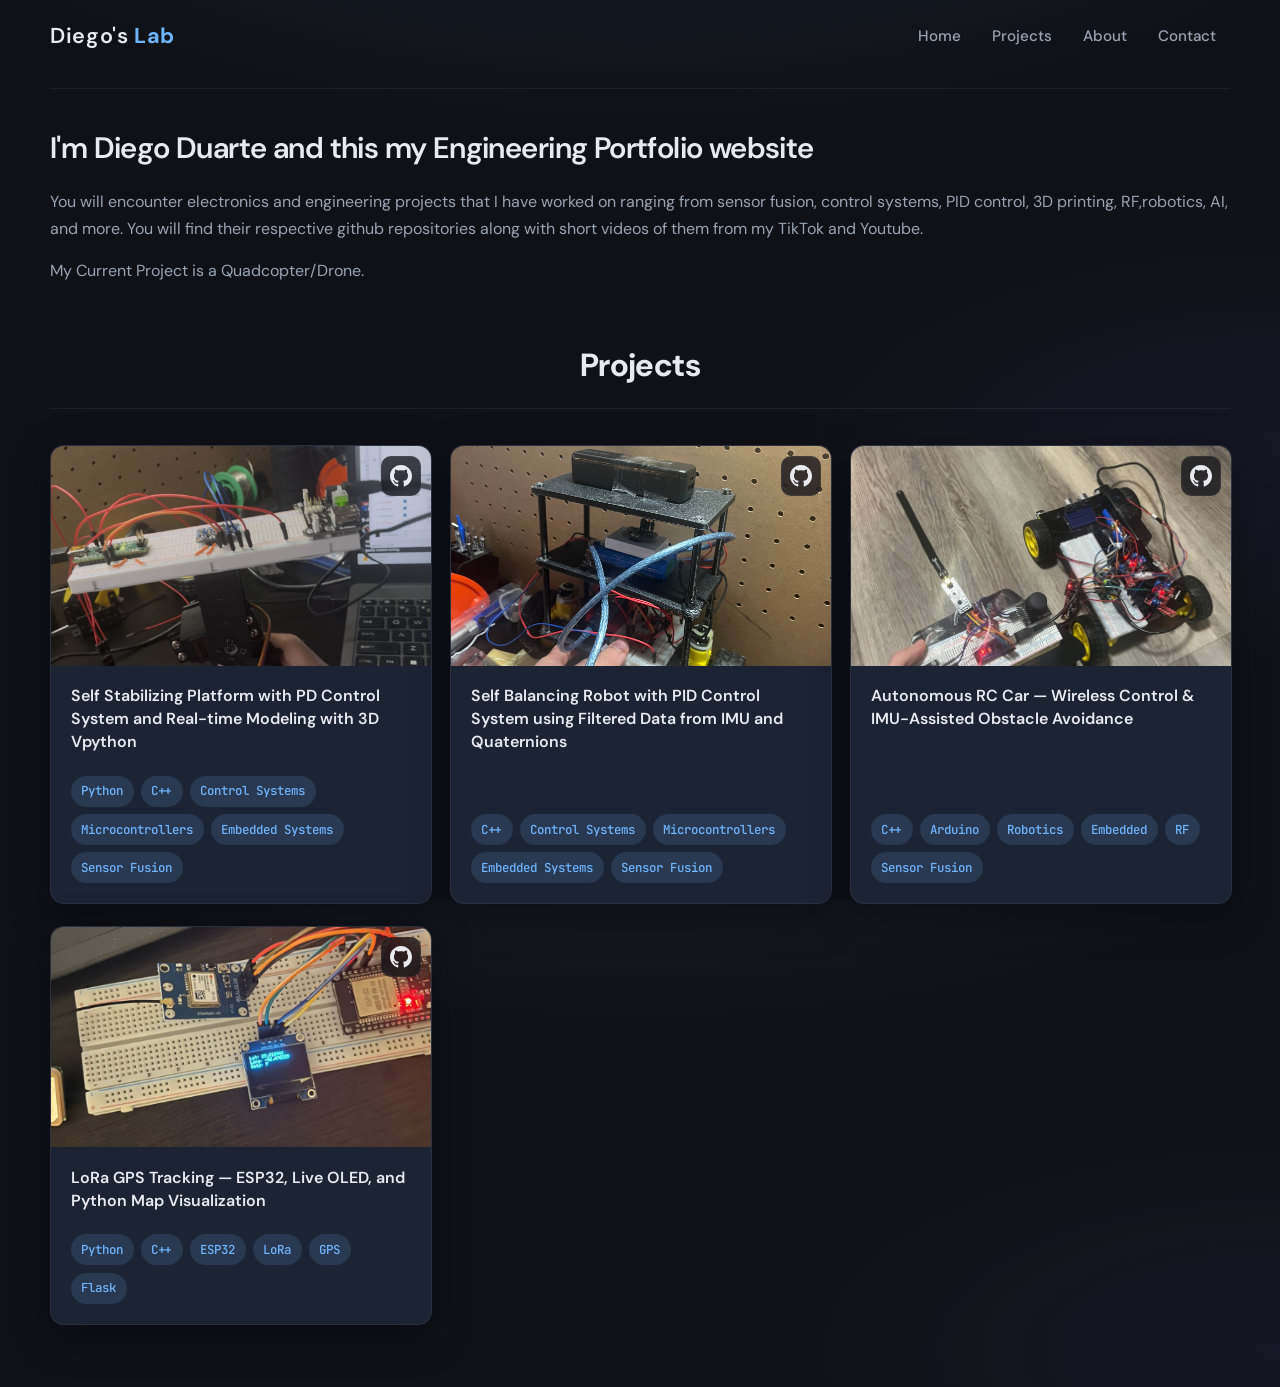
<file: index.html>
<!doctype html>
<html lang="en">
	<head>
		<meta charset="utf-8">
		<meta name="viewport" content="width=device-width, initial-scale=1">
		<title>Diego Duarte — Engineering Portfolio</title>
		<link rel="preconnect" href="https://fonts.googleapis.com">
		<link rel="preconnect" href="https://fonts.gstatic.com" crossorigin>
		<link href="https://fonts.googleapis.com/css2?family=DM+Sans:ital,opsz,wght@0,9..40,400;0,9..40,500;0,9..40,600;0,9..40,700;1,9..40,400&family=JetBrains+Mono:wght@500&display=swap" rel="stylesheet">
		<link rel="stylesheet" href="mywebsite.css">
	</head>
	<body>
		<main>
            <nav>
                <h1>Diego's <span>Lab</span></h1>
                <ul>
                    <li><a href="mywebsite.html">Home</a></li>
                    <li><a href="#projects">Projects</a></li>
                    <li><a href="/about">About</a></li>
                    <li><a href="/contact">Contact</a></li>
                </ul>
            </nav>
			<div>
                <h2>I'm Diego Duarte and this my Engineering Portfolio website</h2>
                <h2>You will encounter electronics and engineering projects that I have worked on ranging
                    from sensor fusion, control systems, PID control, 3D printing, RF,robotics, AI, and more. You will
                    find their respective github repositories along with short videos of them from my TikTok and Youtube. 
                </h2>
                <h2> My Current Project is a Quadcopter/Drone.</h2>
            </div>

            <div class="projects-container" id="projects">
                <h1 class="projh1">Projects</h1>

                <article class="project1">
                    <a href="https://github.com/d1360g089/Self-Stabilizing-Platform" class="project-github" target="_blank" rel="noopener noreferrer" aria-label="Open Self-Stabilizing Platform repository on GitHub">
                        <svg class="github-icon" viewBox="0 0 24 24" width="22" height="22" aria-hidden="true"><path fill="currentColor" d="M12 0c-6.626 0-12 5.373-12 12 0 5.302 3.438 9.8 8.207 11.387.599.111.793-.261.793-.577v-2.234c-3.338.726-4.033-1.416-4.033-1.416-.546-1.387-1.333-1.756-1.333-1.756-1.089-.745.083-.729.083-.729 1.205.084 1.839 1.237 1.839 1.237 1.07 1.834 2.807 1.304 3.492.997.107-.775.418-1.305.762-1.604-2.665-.305-5.467-1.334-5.467-5.931 0-1.311.469-2.381 1.236-3.221-.124-.303-.535-1.524.117-3.176 0 0 1.008-.322 3.301 1.23.957-.266 1.983-.399 3.003-.404 1.02.005 2.047.138 3.006.404 2.291-1.552 3.297-1.23 3.297-1.23.653 1.653.242 2.874.118 3.176.77.84 1.235 1.911 1.235 3.221 0 4.609-2.807 5.624-5.479 5.921.43.372.823 1.102.823 2.222v3.293c0 .319.192.694.801.576 4.765-1.589 8.199-6.086 8.199-11.386 0-6.627-5.373-12-12-12z"/></svg>
                    </a>
                    <a href="project-self-stabilizing-platform.html" class="project-card-link">
                        <img src="platform.PNG" alt="Breadboard with Arduino, 9 AXIS IMU, and Power supply.">
                        <div class="project1container">
                            <h4>Self Stabilizing Platform with PD Control System and Real-time Modeling with 3D Vpython</h4>
                        </div>
                        <div class="tags">
                            <span>Python</span>
                            <span>C++</span>
                            <span>Control Systems</span>
                            <span>Microcontrollers</span>
                            <span>Embedded Systems</span>
                            <span>Sensor Fusion</span>
                        </div>
                    </a>
                </article>

                <article class="project1">
                    <a href="https://github.com/d1360g089/Self-Balancing-Robot" class="project-github" target="_blank" rel="noopener noreferrer" aria-label="Open Self-Balancing Robot repository on GitHub">
                        <svg class="github-icon" viewBox="0 0 24 24" width="22" height="22" aria-hidden="true"><path fill="currentColor" d="M12 0c-6.626 0-12 5.373-12 12 0 5.302 3.438 9.8 8.207 11.387.599.111.793-.261.793-.577v-2.234c-3.338.726-4.033-1.416-4.033-1.416-.546-1.387-1.333-1.756-1.333-1.756-1.089-.745.083-.729.083-.729 1.205.084 1.839 1.237 1.839 1.237 1.07 1.834 2.807 1.304 3.492.997.107-.775.418-1.305.762-1.604-2.665-.305-5.467-1.334-5.467-5.931 0-1.311.469-2.381 1.236-3.221-.124-.303-.535-1.524.117-3.176 0 0 1.008-.322 3.301 1.23.957-.266 1.983-.399 3.003-.404 1.02.005 2.047.138 3.006.404 2.291-1.552 3.297-1.23 3.297-1.23.653 1.653.242 2.874.118 3.176.77.84 1.235 1.911 1.235 3.221 0 4.609-2.807 5.624-5.479 5.921.43.372.823 1.102.823 2.222v3.293c0 .319.192.694.801.576 4.765-1.589 8.199-6.086 8.199-11.386 0-6.627-5.373-12-12-12z"/></svg>
                    </a>
                    <a href="project-self-balancing-robot.html" class="project-card-link">
                        <img src="selfBot.jpg" alt="Self Balancing robot with BNO055, Two motor drivers, Two motors, and arduino nano.">
                        <div class="project1container">
                            <h4>Self Balancing Robot with PID Control System using Filtered Data from IMU and Quaternions</h4>
                        </div>
                        <div class="tags">
                            <span>C++</span>
                            <span>Control Systems</span>
                            <span>Microcontrollers</span>
                            <span>Embedded Systems</span>
                            <span>Sensor Fusion</span>
                        </div>
                    </a>
                </article>

                <article class="project1">
                    <a href="https://github.com/d1360g089/Autonomous-Car" class="project-github" target="_blank" rel="noopener noreferrer" aria-label="Open Autonomous RC Car repository on GitHub">
                        <svg class="github-icon" viewBox="0 0 24 24" width="22" height="22" aria-hidden="true"><path fill="currentColor" d="M12 0c-6.626 0-12 5.373-12 12 0 5.302 3.438 9.8 8.207 11.387.599.111.793-.261.793-.577v-2.234c-3.338.726-4.033-1.416-4.033-1.416-.546-1.387-1.333-1.756-1.333-1.756-1.089-.745.083-.729.083-.729 1.205.084 1.839 1.237 1.839 1.237 1.07 1.834 2.807 1.304 3.492.997.107-.775.418-1.305.762-1.604-2.665-.305-5.467-1.334-5.467-5.931 0-1.311.469-2.381 1.236-3.221-.124-.303-.535-1.524.117-3.176 0 0 1.008-.322 3.301 1.23.957-.266 1.983-.399 3.003-.404 1.02.005 2.047.138 3.006.404 2.291-1.552 3.297-1.23 3.297-1.23.653 1.653.242 2.874.118 3.176.77.84 1.235 1.911 1.235 3.221 0 4.609-2.807 5.624-5.479 5.921.43.372.823 1.102.823 2.222v3.293c0 .319.192.694.801.576 4.765-1.589 8.199-6.086 8.199-11.386 0-6.627-5.373-12-12-12z"/></svg>
                    </a>
                    <a href="project-autonomous-car.html" class="project-card-link">
                        <img src="autonomous-car.png" alt="Autonomous RC car with breadboard electronics and handheld joystick transmitter.">
                        <div class="project1container">
                            <h4>Autonomous RC Car — Wireless Control &amp; IMU-Assisted Obstacle Avoidance</h4>
                        </div>
                        <div class="tags">
                            <span>C++</span>
                            <span>Arduino</span>
                            <span>Robotics</span>
                            <span>Embedded</span>
                            <span>RF</span>
                            <span>Sensor Fusion</span>
                        </div>
                    </a>
                </article>

                <article class="project1">
                    <a href="https://github.com/d1360g089/Tracking-Device" class="project-github" target="_blank" rel="noopener noreferrer" aria-label="Open Tracking Device repository on GitHub">
                        <svg class="github-icon" viewBox="0 0 24 24" width="22" height="22" aria-hidden="true"><path fill="currentColor" d="M12 0c-6.626 0-12 5.373-12 12 0 5.302 3.438 9.8 8.207 11.387.599.111.793-.261.793-.577v-2.234c-3.338.726-4.033-1.416-4.033-1.416-.546-1.387-1.333-1.756-1.333-1.756-1.089-.745.083-.729.083-.729 1.205.084 1.839 1.237 1.839 1.237 1.07 1.834 2.807 1.304 3.492.997.107-.775.418-1.305.762-1.604-2.665-.305-5.467-1.334-5.467-5.931 0-1.311.469-2.381 1.236-3.221-.124-.303-.535-1.524.117-3.176 0 0 1.008-.322 3.301 1.23.957-.266 1.983-.399 3.003-.404 1.02.005 2.047.138 3.006.404 2.291-1.552 3.297-1.23 3.297-1.23.653 1.653.242 2.874.118 3.176.77.84 1.235 1.911 1.235 3.221 0 4.609-2.807 5.624-5.479 5.921.43.372.823 1.102.823 2.222v3.293c0 .319.192.694.801.576 4.765-1.589 8.199-6.086 8.199-11.386 0-6.627-5.373-12-12-12z"/></svg>
                    </a>
                    <a href="project-tracking-device.html" class="project-card-link">
                        <img src="tracking-device.png" alt="ESP32 with GPS module and OLED showing latitude, longitude, and satellite count.">
                        <div class="project1container">
                            <h4>LoRa GPS Tracking — ESP32, Live OLED, and Python Map Visualization</h4>
                        </div>
                        <div class="tags">
                            <span>Python</span>
                            <span>C++</span>
                            <span>ESP32</span>
                            <span>LoRa</span>
                            <span>GPS</span>
                            <span>Flask</span>
                        </div>
                    </a>
                </article>

            </div>
		</main>
	</body>
</html>
</file>
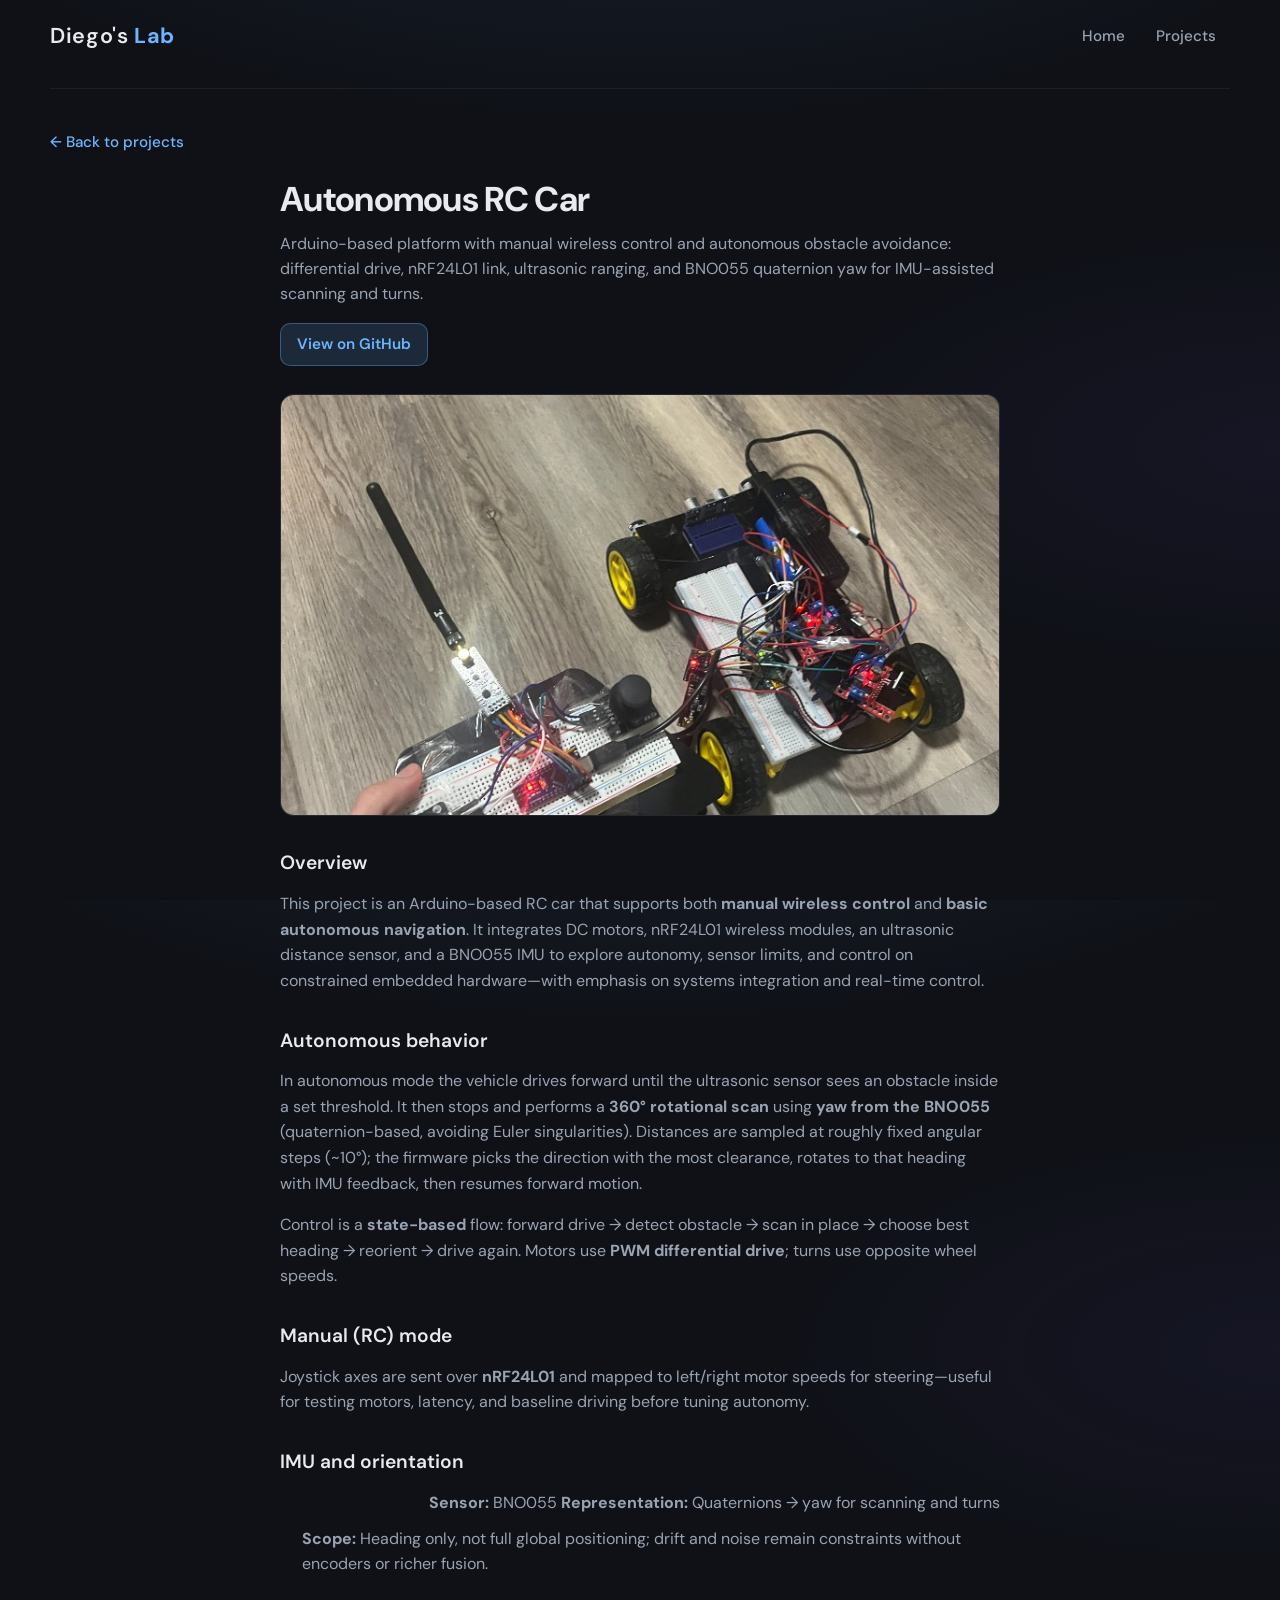
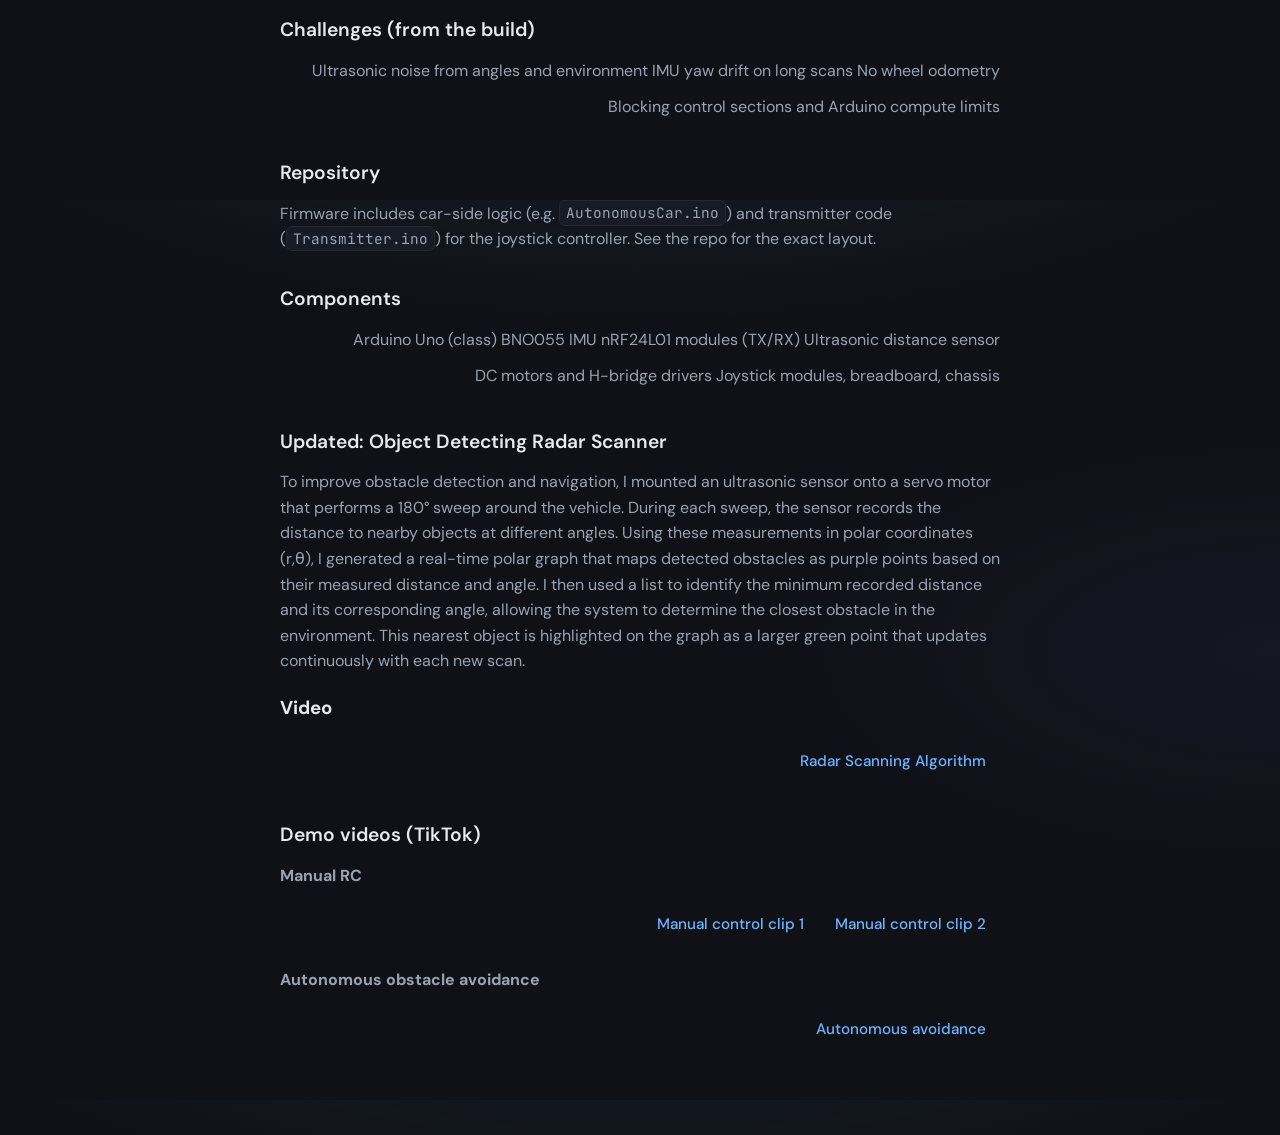
<file: project-autonomous-car.html>
<!doctype html>
<html lang="en">
	<head>
		<meta charset="utf-8">
		<meta name="viewport" content="width=device-width, initial-scale=1">
		<title>Autonomous RC Car — Diego Duarte</title>
		<link rel="preconnect" href="https://fonts.googleapis.com">
		<link rel="preconnect" href="https://fonts.gstatic.com" crossorigin>
		<link href="https://fonts.googleapis.com/css2?family=DM+Sans:ital,opsz,wght@0,9..40,400;0,9..40,500;0,9..40,600;0,9..40,700;1,9..40,400&family=JetBrains+Mono:wght@500&display=swap" rel="stylesheet">
		<link rel="stylesheet" href="mywebsite.css">
	</head>
	<body>
		<main class="project-detail-page">
			<nav>
				<h1><a href="mywebsite.html">Diego's <span>Lab</span></a></h1>
				<ul>
					<li><a href="mywebsite.html">Home</a></li>
					<li><a href="mywebsite.html#projects">Projects</a></li>
				</ul>
			</nav>

			<p class="back-row"><a class="back-link" href="mywebsite.html#projects">← Back to projects</a></p>

			<article class="project-detail">
				<header class="project-detail-header">
					<h1>Autonomous RC Car</h1>
					<p class="project-detail-lead">Arduino-based platform with manual wireless control and autonomous obstacle avoidance: differential drive, nRF24L01 link, ultrasonic ranging, and BNO055 quaternion yaw for IMU-assisted scanning and turns.</p>
					<p class="project-detail-actions">
						<a class="btn-github" href="https://github.com/d1360g089/Autonomous-Car" target="_blank" rel="noopener noreferrer">View on GitHub</a>
					</p>
				</header>

				<figure class="project-detail-figure">
					<img src="autonomous-car.png" alt="Autonomous RC car with breadboard electronics and handheld joystick transmitter with nRF antenna.">
				</figure>

				<section>
					<h2>Overview</h2>
					<p>This project is an Arduino-based RC car that supports both <strong>manual wireless control</strong> and <strong>basic autonomous navigation</strong>. It integrates DC motors, nRF24L01 wireless modules, an ultrasonic distance sensor, and a BNO055 IMU to explore autonomy, sensor limits, and control on constrained embedded hardware—with emphasis on systems integration and real-time control.</p>
				</section>

				<section>
					<h2>Autonomous behavior</h2>
					<p>In autonomous mode the vehicle drives forward until the ultrasonic sensor sees an obstacle inside a set threshold. It then stops and performs a <strong>360° rotational scan</strong> using <strong>yaw from the BNO055</strong> (quaternion-based, avoiding Euler singularities). Distances are sampled at roughly fixed angular steps (~10°); the firmware picks the direction with the most clearance, rotates to that heading with IMU feedback, then resumes forward motion.</p>
					<p>Control is a <strong>state-based</strong> flow: forward drive → detect obstacle → scan in place → choose best heading → reorient → drive again. Motors use <strong>PWM differential drive</strong>; turns use opposite wheel speeds.</p>
				</section>

				<section>
					<h2>Manual (RC) mode</h2>
					<p>Joystick axes are sent over <strong>nRF24L01</strong> and mapped to left/right motor speeds for steering—useful for testing motors, latency, and baseline driving before tuning autonomy.</p>
				</section>

				<section>
					<h2>IMU and orientation</h2>
					<ul>
						<li><strong>Sensor:</strong> BNO055</li>
						<li><strong>Representation:</strong> Quaternions → yaw for scanning and turns</li>
						<li><strong>Scope:</strong> Heading only, not full global positioning; drift and noise remain constraints without encoders or richer fusion.</li>
					</ul>
				</section>

				<section>
					<h2>Challenges (from the build)</h2>
					<ul>
						<li>Ultrasonic noise from angles and environment</li>
						<li>IMU yaw drift on long scans</li>
						<li>No wheel odometry</li>
						<li>Blocking control sections and Arduino compute limits</li>
					</ul>
				</section>

				<section>
					<h2>Repository</h2>
					<p>Firmware includes car-side logic (e.g. <code>AutonomousCar.ino</code>) and transmitter code (<code>Transmitter.ino</code>) for the joystick controller. See the repo for the exact layout.</p>
				</section>

				<section>
					<h2>Components</h2>
					<ul>
						<li>Arduino Uno (class)</li>
						<li>BNO055 IMU</li>
						<li>nRF24L01 modules (TX/RX)</li>
						<li>Ultrasonic distance sensor</li>
						<li>DC motors and H-bridge drivers</li>
						<li>Joystick modules, breadboard, chassis</li>
					</ul>
				</section>

				<section>
					<h2>Updated: Object Detecting Radar Scanner </h2>
					<p> To improve obstacle detection and navigation, I mounted an ultrasonic sensor onto a servo motor that performs a 180° sweep around the vehicle. During each sweep, the sensor records the distance to nearby objects at different angles.

Using these measurements in polar coordinates (r,θ), I generated a real-time polar graph that maps detected obstacles as purple points based on their measured distance and angle. I then used a list to identify the minimum recorded distance and its corresponding angle, allowing the system to determine the closest obstacle in the environment. This nearest object is highlighted on the graph as a larger green point that updates continuously with each new scan.
					</p>
					<h3>Video</h3>
					<ul class="external-links">
					<li><a href="https://www.tiktok.com/@typicalcircuit/video/7627627267455274271" target="_blank" rel="nooperner noreferrer"> Radar Scanning Algorithm </a></li>
					</ul>

				</section>

				<section>
					<h2>Demo videos (TikTok)</h2>
					<p><strong>Manual RC</strong></p>
					<ul class="external-links">
						<li><a href="https://www.tiktok.com/@typicalcircuit/video/7583457047086189855" target="_blank" rel="noopener noreferrer">Manual control clip 1</a></li>
						<li><a href="https://www.tiktok.com/@typicalcircuit/video/7581312163025931550" target="_blank" rel="noopener noreferrer">Manual control clip 2</a></li>
					</ul>
					<p><strong>Autonomous obstacle avoidance</strong></p>
					<ul class="external-links">
						<li><a href="https://www.tiktok.com/@typicalcircuit/video/7578304480257576222" target="_blank" rel="noopener noreferrer">Autonomous avoidance</a></li>

					</ul>
				</section>
			</article>
		</main>
	</body>
</html>
</file>
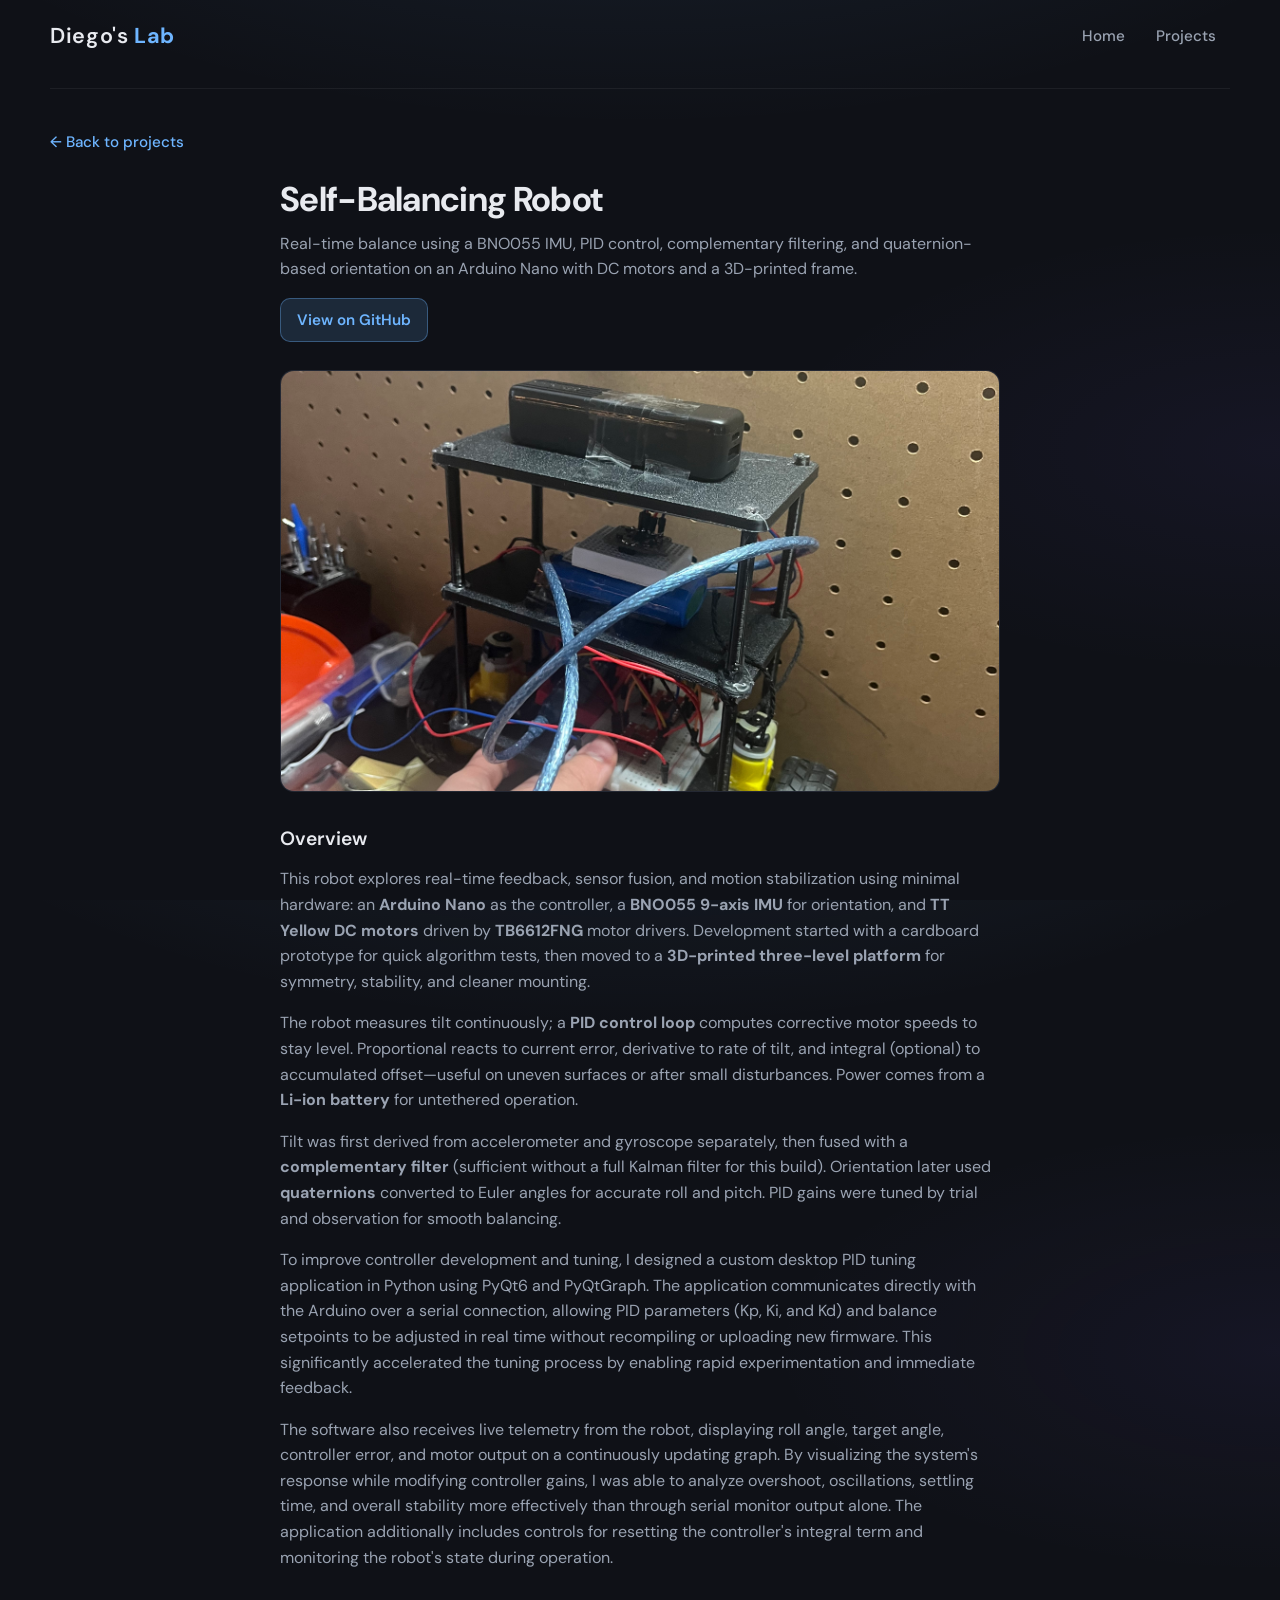
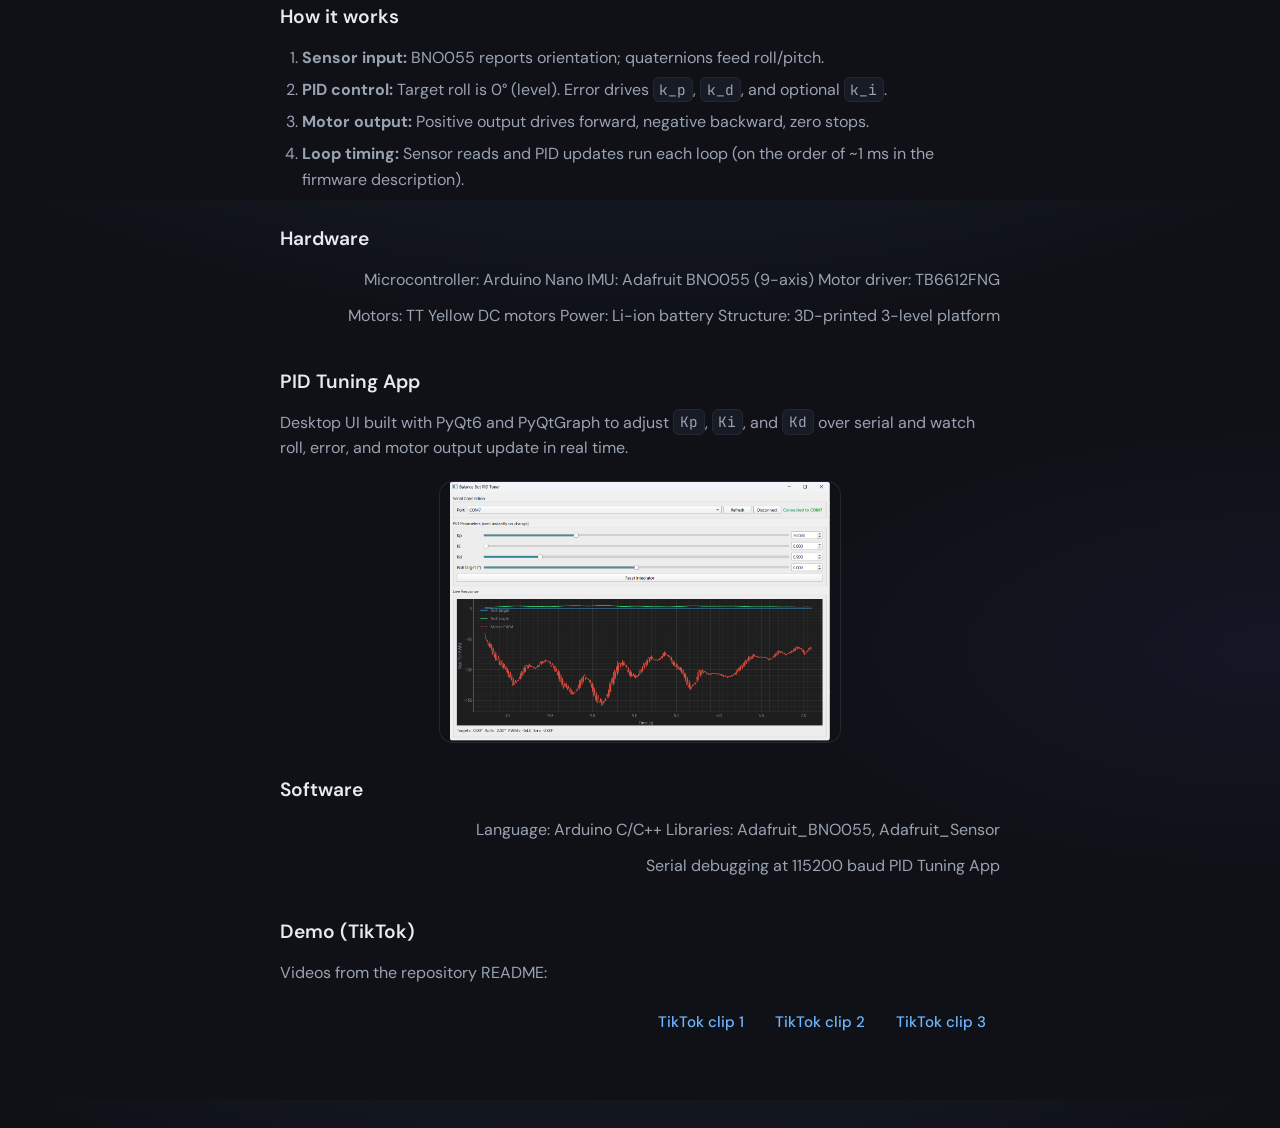
<file: project-self-balancing-robot.html>
<!doctype html>
<html lang="en">
	<head>
		<meta charset="utf-8">
		<meta name="viewport" content="width=device-width, initial-scale=1">
		<title>Self-Balancing Robot — Diego Duarte</title>
		<link rel="preconnect" href="https://fonts.googleapis.com">
		<link rel="preconnect" href="https://fonts.gstatic.com" crossorigin>
		<link href="https://fonts.googleapis.com/css2?family=DM+Sans:ital,opsz,wght@0,9..40,400;0,9..40,500;0,9..40,600;0,9..40,700;1,9..40,400&family=JetBrains+Mono:wght@500&display=swap" rel="stylesheet">
		<link rel="stylesheet" href="mywebsite.css">
	</head>
	<body>
		<main class="project-detail-page">
			<nav>
				<h1><a href="mywebsite.html">Diego's <span>Lab</span></a></h1>
				<ul>
					<li><a href="mywebsite.html">Home</a></li>
					<li><a href="mywebsite.html#projects">Projects</a></li>
				</ul>
			</nav>

			<p class="back-row"><a class="back-link" href="mywebsite.html#projects">← Back to projects</a></p>

			<article class="project-detail">
				<header class="project-detail-header">
					<h1>Self-Balancing Robot</h1>
					<p class="project-detail-lead">Real-time balance using a BNO055 IMU, PID control, complementary filtering, and quaternion-based orientation on an Arduino Nano with DC motors and a 3D-printed frame.</p>
					<p class="project-detail-actions">
						<a class="btn-github" href="https://github.com/d1360g089/Self-Balancing-Robot" target="_blank" rel="noopener noreferrer">View on GitHub</a>
					</p>
				</header>

				<figure class="project-detail-figure">
					<img src="selfBot.jpg" alt="Self-balancing robot with BNO055, motor drivers, motors, and Arduino Nano.">
				</figure>

				<section>
					<h2>Overview</h2>
					<p>This robot explores real-time feedback, sensor fusion, and motion stabilization using minimal hardware: an <strong>Arduino Nano</strong> as the controller, a <strong>BNO055 9-axis IMU</strong> for orientation, and <strong>TT Yellow DC motors</strong> driven by <strong>TB6612FNG</strong> motor drivers. Development started with a cardboard prototype for quick algorithm tests, then moved to a <strong>3D-printed three-level platform</strong> for symmetry, stability, and cleaner mounting.</p>
					<p>The robot measures tilt continuously; a <strong>PID control loop</strong> computes corrective motor speeds to stay level. Proportional reacts to current error, derivative to rate of tilt, and integral (optional) to accumulated offset—useful on uneven surfaces or after small disturbances. Power comes from a <strong>Li-ion battery</strong> for untethered operation.</p>
					<p>Tilt was first derived from accelerometer and gyroscope separately, then fused with a <strong>complementary filter</strong> (sufficient without a full Kalman filter for this build). Orientation later used <strong>quaternions</strong> converted to Euler angles for accurate roll and pitch. PID gains were tuned by trial and observation for smooth balancing.</p>
					<p>To improve controller development and tuning, I designed a custom desktop PID tuning application in Python using PyQt6 and PyQtGraph. The application communicates directly with the Arduino over a serial connection, allowing PID parameters (Kp, Ki, and Kd) and balance setpoints to be adjusted in real time without recompiling or uploading new firmware. This significantly accelerated the tuning process by enabling rapid experimentation and immediate feedback.</p>
					<p>The software also receives live telemetry from the robot, displaying roll angle, target angle, controller error, and motor output on a continuously updating graph. By visualizing the system's response while modifying controller gains, I was able to analyze overshoot, oscillations, settling time, and overall stability more effectively than through serial monitor output alone. The application additionally includes controls for resetting the controller's integral term and monitoring the robot's state during operation.</p>
				</section>

				<section>
					<h2>How it works</h2>
					<ol>
						<li><strong>Sensor input:</strong> BNO055 reports orientation; quaternions feed roll/pitch.</li>
						<li><strong>PID control:</strong> Target roll is 0° (level). Error drives <code>k_p</code>, <code>k_d</code>, and optional <code>k_i</code>.</li>
						<li><strong>Motor output:</strong> Positive output drives forward, negative backward, zero stops.</li>
						<li><strong>Loop timing:</strong> Sensor reads and PID updates run each loop (on the order of ~1 ms in the firmware description).</li>
					</ol>
				</section>

				<section>
					<h2>Hardware</h2>
					<ul>
						<li>Microcontroller: Arduino Nano</li>
						<li>IMU: Adafruit BNO055 (9-axis)</li>
						<li>Motor driver: TB6612FNG</li>
						<li>Motors: TT Yellow DC motors</li>
						<li>Power: Li-ion battery</li>
						<li>Structure: 3D-printed 3-level platform</li>
					</ul>
				</section>

				<section>
					<h2>PID Tuning App</h2>
					<p>Desktop UI built with PyQt6 and PyQtGraph to adjust <code>Kp</code>, <code>Ki</code>, and <code>Kd</code> over serial and watch roll, error, and motor output update in real time.</p>
					<figure class="project-detail-figure project-detail-figure--compact">
						<img src="tuningapp.png" alt="App and UI that allows the user to control the Ki, Kp, and Kd parameters and see results in real time.">
					</figure>
				</section>

				<section>
					<h2>Software</h2>
					<ul>
						<li>Language: Arduino C/C++</li>
						<li>Libraries: Adafruit_BNO055, Adafruit_Sensor</li>
						<li>Serial debugging at 115200 baud</li>
						<li>PID Tuning App </li>
					</ul>
				</section>


				<section>
					<h2>Demo (TikTok)</h2>
					<p>Videos from the repository README:</p>
					<ul class="external-links">
						<li><a href="https://www.tiktok.com/@typicalcircuit/video/7558269748471926047" target="_blank" rel="noopener noreferrer">TikTok clip 1</a></li>
						<li><a href="https://www.tiktok.com/@typicalcircuit/video/7603891446382415134" target="_blank" rel="noopener noreferrer">TikTok clip 2</a></li>
						<li><a href="https://www.tiktok.com/@typicalcircuit/video/7606834187756211487" target="_blank" rel="noopener noreferrer">TikTok clip 3</a></li>
					</ul>
				</section>
			</article>
		</main>
	</body>
</html>
</file>
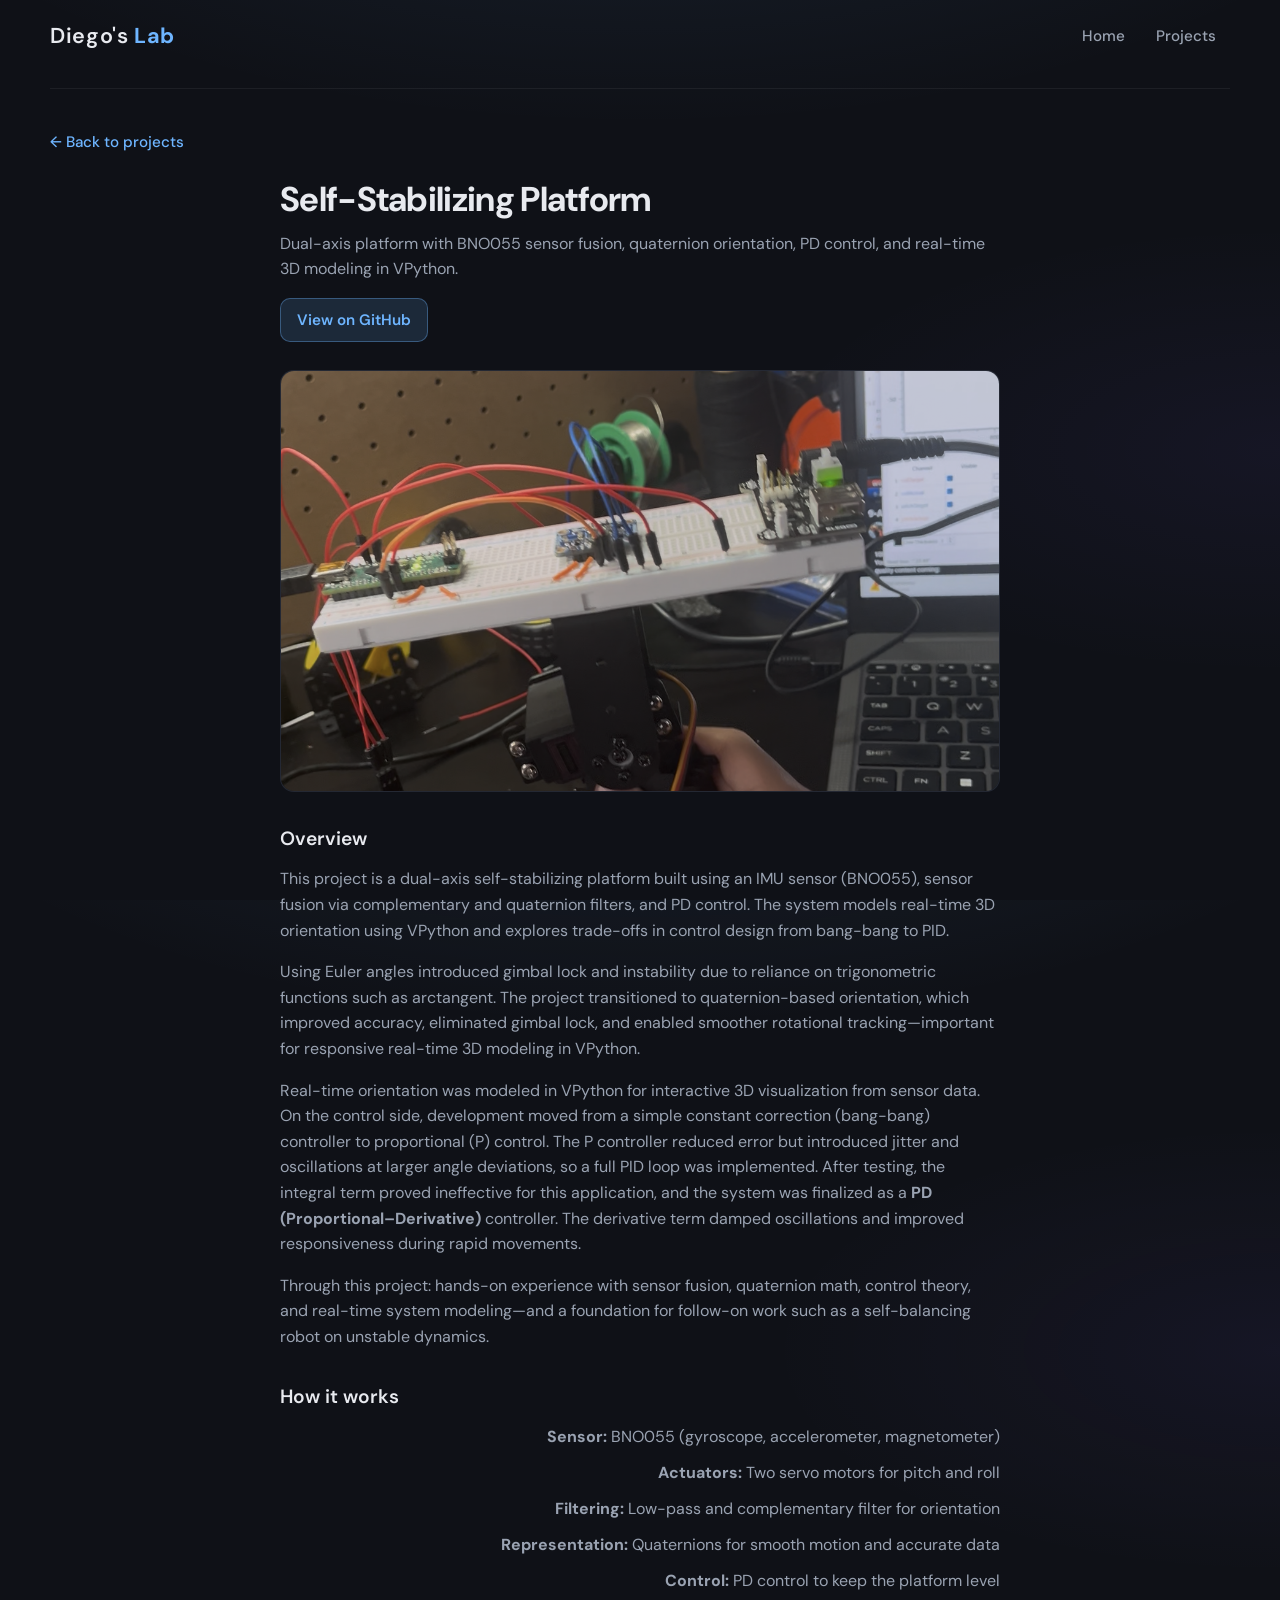
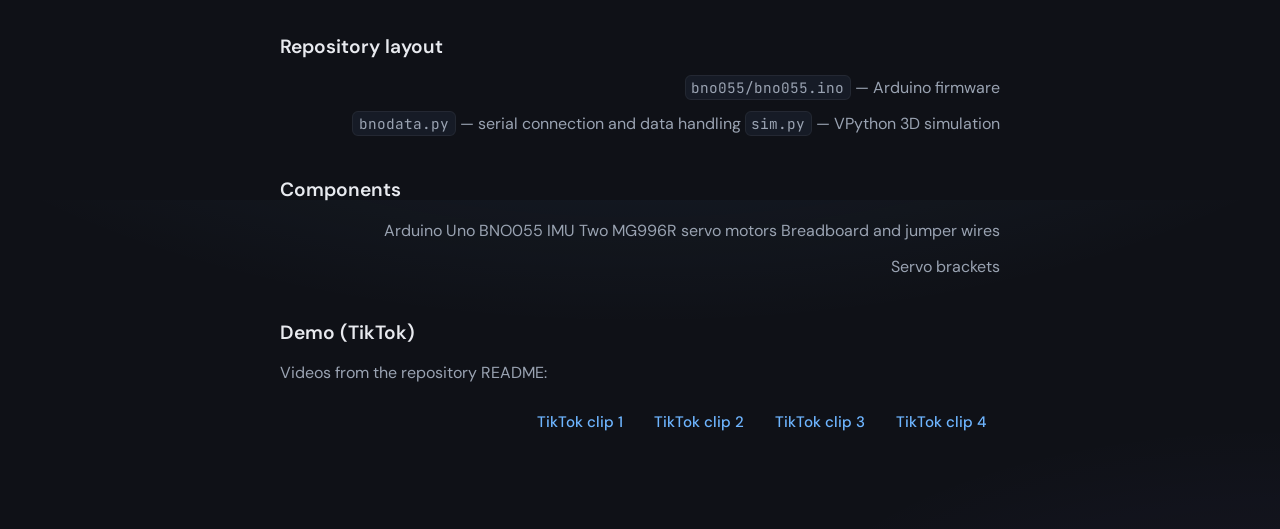
<file: project-self-stabilizing-platform.html>
<!doctype html>
<html lang="en">
	<head>
		<meta charset="utf-8">
		<meta name="viewport" content="width=device-width, initial-scale=1">
		<title>Self-Stabilizing Platform — Diego Duarte</title>
		<link rel="preconnect" href="https://fonts.googleapis.com">
		<link rel="preconnect" href="https://fonts.gstatic.com" crossorigin>
		<link href="https://fonts.googleapis.com/css2?family=DM+Sans:ital,opsz,wght@0,9..40,400;0,9..40,500;0,9..40,600;0,9..40,700;1,9..40,400&family=JetBrains+Mono:wght@500&display=swap" rel="stylesheet">
		<link rel="stylesheet" href="mywebsite.css">
	</head>
	<body>
		<main class="project-detail-page">
			<nav>
				<h1><a href="mywebsite.html">Diego's <span>Lab</span></a></h1>
				<ul>
					<li><a href="mywebsite.html">Home</a></li>
					<li><a href="mywebsite.html#projects">Projects</a></li>
				</ul>
			</nav>

			<p class="back-row"><a class="back-link" href="mywebsite.html#projects">← Back to projects</a></p>

			<article class="project-detail">
				<header class="project-detail-header">
					<h1>Self-Stabilizing Platform</h1>
					<p class="project-detail-lead">Dual-axis platform with BNO055 sensor fusion, quaternion orientation, PD control, and real-time 3D modeling in VPython.</p>
					<p class="project-detail-actions">
						<a class="btn-github" href="https://github.com/d1360g089/Self-Stabilizing-Platform" target="_blank" rel="noopener noreferrer">View on GitHub</a>
					</p>
				</header>

				<figure class="project-detail-figure">
					<img src="platform.PNG" alt="Breadboard with Arduino, 9-axis IMU, and power supply.">
				</figure>

				<section>
					<h2>Overview</h2>
					<p>This project is a dual-axis self-stabilizing platform built using an IMU sensor (BNO055), sensor fusion via complementary and quaternion filters, and PD control. The system models real-time 3D orientation using VPython and explores trade-offs in control design from bang-bang to PID.</p>
					<p>Using Euler angles introduced gimbal lock and instability due to reliance on trigonometric functions such as arctangent. The project transitioned to quaternion-based orientation, which improved accuracy, eliminated gimbal lock, and enabled smoother rotational tracking—important for responsive real-time 3D modeling in VPython.</p>
					<p>Real-time orientation was modeled in VPython for interactive 3D visualization from sensor data. On the control side, development moved from a simple constant correction (bang-bang) controller to proportional (P) control. The P controller reduced error but introduced jitter and oscillations at larger angle deviations, so a full PID loop was implemented. After testing, the integral term proved ineffective for this application, and the system was finalized as a <strong>PD (Proportional–Derivative)</strong> controller. The derivative term damped oscillations and improved responsiveness during rapid movements.</p>
					<p>Through this project: hands-on experience with sensor fusion, quaternion math, control theory, and real-time system modeling—and a foundation for follow-on work such as a self-balancing robot on unstable dynamics.</p>
				</section>

				<section>
					<h2>How it works</h2>
					<ul>
						<li><strong>Sensor:</strong> BNO055 (gyroscope, accelerometer, magnetometer)</li>
						<li><strong>Actuators:</strong> Two servo motors for pitch and roll</li>
						<li><strong>Filtering:</strong> Low-pass and complementary filter for orientation</li>
						<li><strong>Representation:</strong> Quaternions for smooth motion and accurate data</li>
						<li><strong>Control:</strong> PD control to keep the platform level</li>
					</ul>
				</section>

				<section>
					<h2>Repository layout</h2>
					<ul>
						<li><code>bno055/bno055.ino</code> — Arduino firmware</li>
						<li><code>bnodata.py</code> — serial connection and data handling</li>
						<li><code>sim.py</code> — VPython 3D simulation</li>
					</ul>
				</section>

				<section>
					<h2>Components</h2>
					<ul>
						<li>Arduino Uno</li>
						<li>BNO055 IMU</li>
						<li>Two MG996R servo motors</li>
						<li>Breadboard and jumper wires</li>
						<li>Servo brackets</li>
					</ul>
				</section>

				<section>
					<h2>Demo (TikTok)</h2>
					<p>Videos from the repository README:</p>
					<ul class="external-links">
						<li><a href="https://www.tiktok.com/@typicalcircuit/video/7533027402071559454" target="_blank" rel="noopener noreferrer">TikTok clip 1</a></li>
						<li><a href="https://www.tiktok.com/@typicalcircuit/video/7533031997191523614" target="_blank" rel="noopener noreferrer">TikTok clip 2</a></li>
						<li><a href="https://www.tiktok.com/@typicalcircuit/video/7534073646386613534" target="_blank" rel="noopener noreferrer">TikTok clip 3</a></li>
						<li><a href="https://www.tiktok.com/@typicalcircuit/video/7532276439383657758" target="_blank" rel="noopener noreferrer">TikTok clip 4</a></li>
					</ul>
				</section>
			</article>
		</main>
	</body>
</html>
</file>
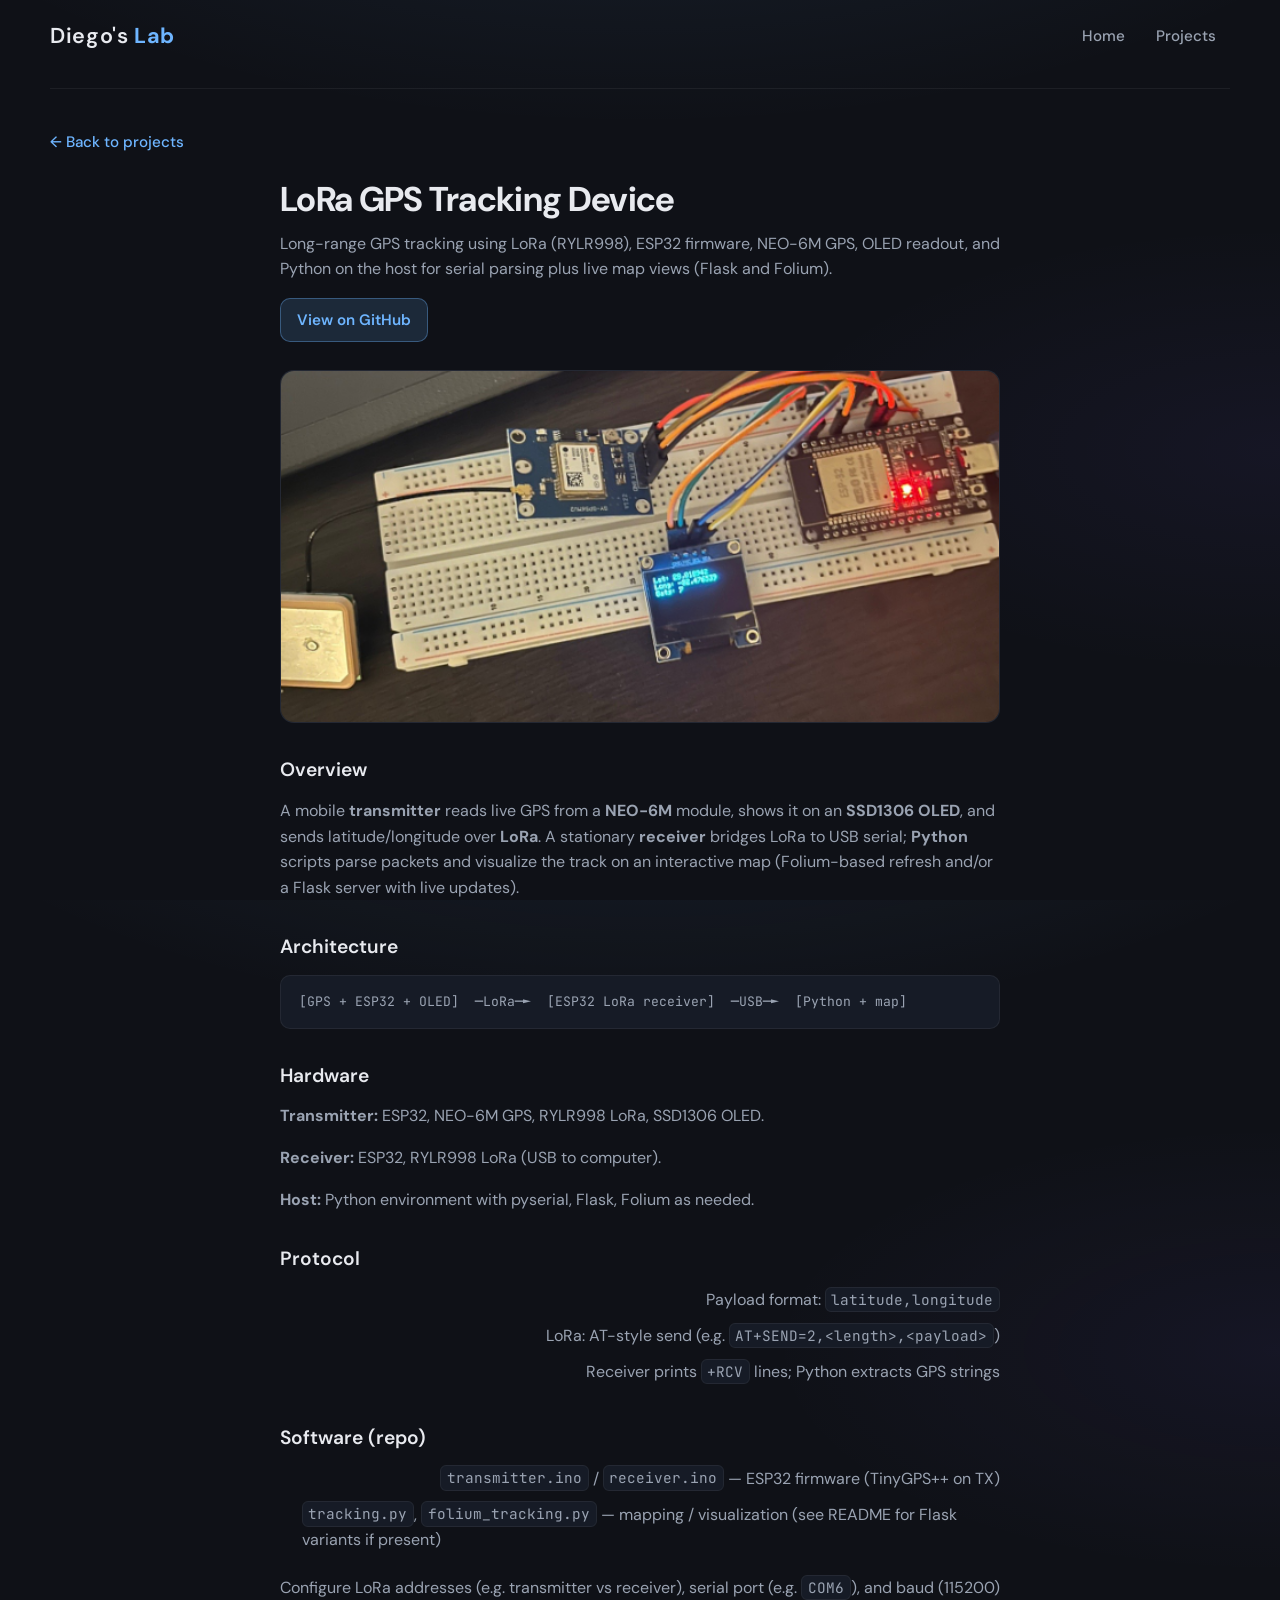
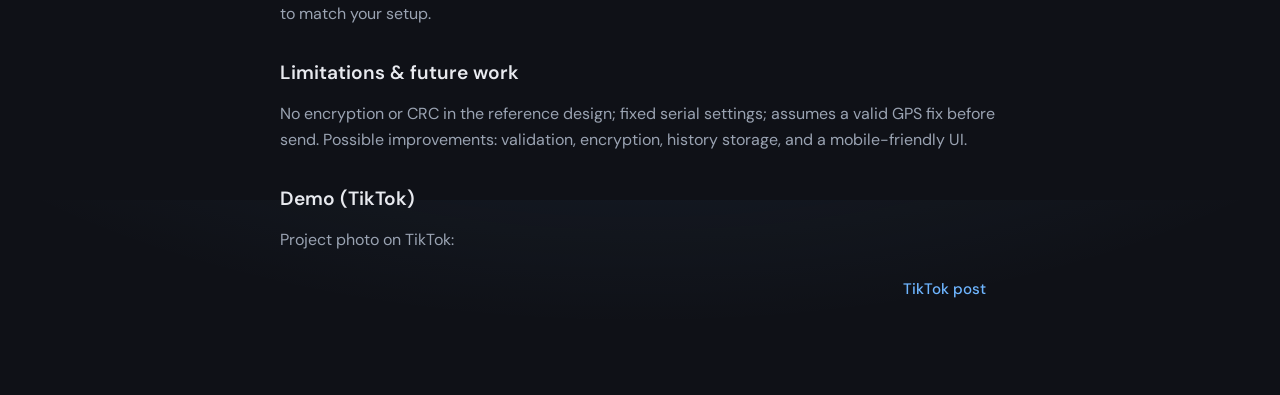
<file: project-tracking-device.html>
<!doctype html>
<html lang="en">
	<head>
		<meta charset="utf-8">
		<meta name="viewport" content="width=device-width, initial-scale=1">
		<title>LoRa GPS Tracking Device — Diego Duarte</title>
		<link rel="preconnect" href="https://fonts.googleapis.com">
		<link rel="preconnect" href="https://fonts.gstatic.com" crossorigin>
		<link href="https://fonts.googleapis.com/css2?family=DM+Sans:ital,opsz,wght@0,9..40,400;0,9..40,500;0,9..40,600;0,9..40,700;1,9..40,400&family=JetBrains+Mono:wght@500&display=swap" rel="stylesheet">
		<link rel="stylesheet" href="mywebsite.css">
	</head>
	<body>
		<main class="project-detail-page">
			<nav>
				<h1><a href="mywebsite.html">Diego's <span>Lab</span></a></h1>
				<ul>
					<li><a href="mywebsite.html">Home</a></li>
					<li><a href="mywebsite.html#projects">Projects</a></li>
				</ul>
			</nav>

			<p class="back-row"><a class="back-link" href="mywebsite.html#projects">← Back to projects</a></p>

			<article class="project-detail">
				<header class="project-detail-header">
					<h1>LoRa GPS Tracking Device</h1>
					<p class="project-detail-lead">Long-range GPS tracking using LoRa (RYLR998), ESP32 firmware, NEO-6M GPS, OLED readout, and Python on the host for serial parsing plus live map views (Flask and Folium).</p>
					<p class="project-detail-actions">
						<a class="btn-github" href="https://github.com/d1360g089/Tracking-Device" target="_blank" rel="noopener noreferrer">View on GitHub</a>
					</p>
				</header>

				<figure class="project-detail-figure">
					<img src="tracking-device.png" alt="Breadboard with ESP32, GPS module, OLED showing coordinates and satellite count.">
				</figure>

				<section>
					<h2>Overview</h2>
					<p>A mobile <strong>transmitter</strong> reads live GPS from a <strong>NEO-6M</strong> module, shows it on an <strong>SSD1306 OLED</strong>, and sends latitude/longitude over <strong>LoRa</strong>. A stationary <strong>receiver</strong> bridges LoRa to USB serial; <strong>Python</strong> scripts parse packets and visualize the track on an interactive map (Folium-based refresh and/or a Flask server with live updates).</p>
				</section>

				<section>
					<h2>Architecture</h2>
					<pre class="project-detail-pre">[GPS + ESP32 + OLED]  ─LoRa─►  [ESP32 LoRa receiver]  ─USB─►  [Python + map]</pre>
				</section>

				<section>
					<h2>Hardware</h2>
					<p><strong>Transmitter:</strong> ESP32, NEO-6M GPS, RYLR998 LoRa, SSD1306 OLED.</p>
					<p><strong>Receiver:</strong> ESP32, RYLR998 LoRa (USB to computer).</p>
					<p><strong>Host:</strong> Python environment with pyserial, Flask, Folium as needed.</p>
				</section>

				<section>
					<h2>Protocol</h2>
					<ul>
						<li>Payload format: <code>latitude,longitude</code></li>
						<li>LoRa: AT-style send (e.g. <code>AT+SEND=2,&lt;length&gt;,&lt;payload&gt;</code>)</li>
						<li>Receiver prints <code>+RCV</code> lines; Python extracts GPS strings</li>
					</ul>
				</section>

				<section>
					<h2>Software (repo)</h2>
					<ul>
						<li><code>transmitter.ino</code> / <code>receiver.ino</code> — ESP32 firmware (TinyGPS++ on TX)</li>
						<li><code>tracking.py</code>, <code>folium_tracking.py</code> — mapping / visualization (see README for Flask variants if present)</li>
					</ul>
					<p>Configure LoRa addresses (e.g. transmitter vs receiver), serial port (e.g. <code>COM6</code>), and baud (115200) to match your setup.</p>
				</section>

				<section>
					<h2>Limitations &amp; future work</h2>
					<p>No encryption or CRC in the reference design; fixed serial settings; assumes a valid GPS fix before send. Possible improvements: validation, encryption, history storage, and a mobile-friendly UI.</p>
				</section>

				<section>
					<h2>Demo (TikTok)</h2>
					<p>Project photo on TikTok:</p>
					<ul class="external-links">
						<li><a href="https://www.tiktok.com/@typicalcircuit/photo/7603894849342934302" target="_blank" rel="noopener noreferrer">TikTok post</a></li>
					</ul>
				</section>
			</article>
		</main>
	</body>
</html>
</file>
<file: mywebsite.css>
/* Portfolio — layout & theme */
:root {
	--bg: #0f1117;
	--bg-elevated: #161b26;
	--surface: #1c2333;
	--text: #e8eaef;
	--text-muted: #9aa3b2;
	--accent: #6eb5ff;
	--accent-soft: rgba(110, 181, 255, 0.15);
	--border: rgba(255, 255, 255, 0.06);
	--shadow: 0 12px 40px rgba(0, 0, 0, 0.35);
	--radius: 14px;
	--font: "DM Sans", system-ui, sans-serif;
	--mono: "JetBrains Mono", ui-monospace, monospace;
}

html {
	scroll-behavior: smooth;
}

html,
body {
	height: 100%;
	margin: 0;
	background: var(--bg);
	background-image:
		radial-gradient(ellipse 120% 80% at 50% -30%, rgba(110, 181, 255, 0.12), transparent 55%),
		radial-gradient(ellipse 80% 50% at 100% 50%, rgba(130, 100, 255, 0.06), transparent 50%);
	color: var(--text);
	font-family: var(--font);
	line-height: 1.6;
	-webkit-font-smoothing: antialiased;
}

main {
	max-width: 1180px;
	margin: 0 auto;
	padding: 0 clamp(1.25rem, 4vw, 2rem) 4rem;
}

/* Nav */
nav {
	display: flex;
	align-items: center;
	justify-content: space-between;
	flex-wrap: wrap;
	gap: 1rem;
	padding: 1rem 0 2rem;
	border-bottom: 1px solid var(--border);
	margin-bottom: 2.5rem;
}

nav h1 {
	margin: 0;
	font-size: clamp(1.15rem, 2vw, 1.35rem);
	font-weight: 600;
	letter-spacing: 0.03em;
	display: block;
	text-align: left;
	color: var(--text);
}

nav h1 span {
	color: var(--accent);
	font-weight: 700;
}

nav h1 a {
	color: inherit;
	text-decoration: none;
}

nav h1 a:hover {
	opacity: 0.92;
}

ul {
	list-style-type: none;
	margin: 0;
	padding: 0;
	display: flex;
	flex-wrap: wrap;
	justify-content: flex-end;
	gap: 0.25rem;
}

ul li a {
	display: block;
	color: var(--text-muted);
	text-align: center;
	padding: 0.5rem 0.85rem;
	text-decoration: none;
	font-size: 0.95rem;
	font-weight: 500;
	border-radius: 8px;
	transition: color 0.2s ease, background 0.2s ease;
}

ul li a:hover {
	color: var(--text);
	background: var(--accent-soft);
}

/* Intro */
main > div:first-of-type {
	margin-bottom: 1rem;
}

main > div:first-of-type h2:first-of-type {
	font-size: clamp(1.35rem, 3vw, 1.85rem);
	font-weight: 600;
	line-height: 1.35;
	letter-spacing: -0.02em;
	margin: 0 0 1.25rem;
	color: var(--text);
	font-family: var(--font);
}

main > div:first-of-type h2:not(:first-of-type) {
	font-size: 1rem;
	font-weight: 400;
	line-height: 1.65;
	margin: 0 0 1rem;
	color: var(--text-muted);
	font-family: var(--font);
}

/* Projects section — grid: 1 col → 2 col → 3 col (max three cards per row) */
.projects-container {
	display: grid;
	grid-template-columns: 1fr;
	justify-items: center;
	gap: 1.5rem 1.25rem;
	margin-top: 0.5rem;
	align-items: stretch;
}

@media (min-width: 640px) {
	.projects-container {
		grid-template-columns: repeat(2, minmax(0, 1fr));
		justify-items: stretch;
	}
}

@media (min-width: 1000px) {
	.projects-container {
		grid-template-columns: repeat(3, minmax(0, 1fr));
	}
}

.projects-container .projh1 {
	grid-column: 1 / -1;
	margin: 2.5rem 0 0.75rem;
	padding: 0;
	font-size: clamp(1.5rem, 3vw, 2rem);
	font-weight: 700;
	letter-spacing: -0.02em;
	font-family: var(--font);
	text-align: center;
	display: block;
	color: var(--text);
	border-bottom: 1px solid var(--border);
	padding-bottom: 1rem;
}

/* Project cards — equal height in each grid row */
.project1 {
	position: relative;
	display: flex;
	flex-direction: column;
	width: min(100%, 360px);
	height: 100%;
	min-height: 0;
	background: var(--surface);
	border: 1px solid var(--border);
	border-radius: var(--radius);
	overflow: hidden;
	box-shadow: var(--shadow);
	transition: transform 0.25s ease, box-shadow 0.25s ease, border-color 0.25s ease;
	margin: 0 auto;
}

@media (min-width: 640px) {
	.project1 {
		width: 100%;
		max-width: none;
		margin: 0;
	}
}

.project1:hover,
.project1:focus-within {
	transform: translateY(-4px);
	box-shadow: 0 20px 48px rgba(0, 0, 0, 0.45);
	border-color: rgba(110, 181, 255, 0.2);
}

.project-github {
	position: absolute;
	top: 10px;
	right: 10px;
	z-index: 2;
	display: flex;
	align-items: center;
	justify-content: center;
	width: 38px;
	height: 38px;
	border-radius: 10px;
	color: var(--text);
	background: rgba(15, 17, 23, 0.75);
	backdrop-filter: blur(8px);
	border: 1px solid var(--border);
	text-decoration: none;
	transition: color 0.2s ease, background 0.2s ease, transform 0.2s ease;
}

.project-github:hover {
	color: var(--accent);
	background: rgba(22, 27, 38, 0.95);
	transform: scale(1.06);
}

.project-github:focus-visible {
	outline: 2px solid var(--accent);
	outline-offset: 2px;
}

.project-card-link {
	display: flex;
	flex-direction: column;
	flex: 1 1 auto;
	min-height: 0;
	text-decoration: none;
	color: inherit;
	outline: none;
}

.project-card-link:focus-visible .project1container h4 {
	color: var(--accent);
}

.project-card-link:focus-visible {
	box-shadow: inset 0 0 0 2px var(--accent);
	border-radius: 0 0 var(--radius) var(--radius);
}

.project1 img {
	width: 100%;
	height: 220px;
	flex-shrink: 0;
	object-fit: cover;
	display: block;
}

.project1container {
	flex: 1 1 auto;
	display: flex;
	flex-direction: column;
	padding: 1.15rem 1.25rem 0.75rem;
	min-height: 0;
}

.project1container h4 {
	margin: 0;
	font-size: 1rem;
	line-height: 1.45;
	font-weight: 600;
	color: var(--text);
	font-family: var(--font);
}

.tags {
	flex-shrink: 0;
	margin: 0 1.25rem 1.25rem;
	padding-top: 0.5rem;
	display: flex;
	flex-wrap: wrap;
	gap: 0.45rem;
}

.tags span {
	background: var(--accent-soft);
	color: var(--accent);
	padding: 0.35rem 0.65rem;
	border-radius: 999px;
	font-size: 0.78rem;
	font-weight: 500;
	font-family: var(--mono);
}

/* Project detail pages */
.project-detail-page {
	padding-bottom: 3rem;
}

.back-row {
	margin: 0 0 1.5rem;
}

.back-link {
	color: var(--accent);
	text-decoration: none;
	font-size: 0.95rem;
	font-weight: 500;
}

.back-link:hover {
	text-decoration: underline;
}

.project-detail {
	max-width: 720px;
	margin: 0 auto;
}

.project-detail-header {
	margin-bottom: 1.75rem;
}

.project-detail-header h1 {
	font-size: clamp(1.65rem, 4vw, 2.15rem);
	font-weight: 700;
	letter-spacing: -0.02em;
	margin: 0 0 0.75rem;
	line-height: 1.2;
}

.project-detail-lead {
	font-size: 1.1rem;
	color: var(--text-muted);
	margin: 0 0 1.25rem;
	line-height: 1.55;
}

.project-detail-actions {
	margin: 0;
}

.btn-github {
	display: inline-flex;
	align-items: center;
	gap: 0.5rem;
	padding: 0.55rem 1rem;
	background: var(--accent-soft);
	color: var(--accent);
	border: 1px solid rgba(110, 181, 255, 0.35);
	border-radius: 10px;
	font-size: 0.95rem;
	font-weight: 600;
	text-decoration: none;
	transition: background 0.2s ease, border-color 0.2s ease;
}

.btn-github:hover {
	background: rgba(110, 181, 255, 0.22);
	border-color: rgba(110, 181, 255, 0.55);
}

.project-detail-figure {
	margin: 0 0 2rem;
	border-radius: var(--radius);
	overflow: hidden;
	border: 1px solid var(--border);
	background: var(--bg-elevated);
}

.project-detail-figure img {
	width: 100%;
	height: auto;
	max-height: 420px;
	object-fit: cover;
	display: block;
}

.project-detail-figure--compact {
	max-width: min(100%, 400px);
	margin: 1.25rem auto 0;
}

.project-detail-figure--compact img {
	max-height: 260px;
	object-fit: contain;
	background: var(--bg);
}

.project-detail section {
	margin-bottom: 2rem;
}

.project-detail h2 {
	font-size: 1.2rem;
	font-weight: 600;
	margin: 0 0 0.75rem;
	color: var(--text);
}

.project-detail p,
.project-detail li {
	color: var(--text-muted);
	font-size: 1rem;
}

.project-detail p {
	margin: 0 0 1rem;
}

.project-detail ul,
.project-detail ol {
	margin: 0 0 1rem;
	padding-left: 1.35rem;
}

.project-detail li {
	margin-bottom: 0.4rem;
}

.project-detail code {
	font-family: var(--mono);
	font-size: 0.9em;
	background: var(--bg-elevated);
	padding: 0.15em 0.4em;
	border-radius: 6px;
	border: 1px solid var(--border);
}

.project-detail-pre {
	margin: 0 0 1rem;
	padding: 1rem 1.15rem;
	font-family: var(--mono);
	font-size: 0.82rem;
	line-height: 1.5;
	background: var(--bg-elevated);
	border: 1px solid var(--border);
	border-radius: 10px;
	overflow-x: auto;
	color: var(--text-muted);
	white-space: pre-wrap;
}

.project-detail .external-links a {
	color: var(--accent);
}

.project-detail .external-links a:hover {
	text-decoration: underline;
}
</file>
